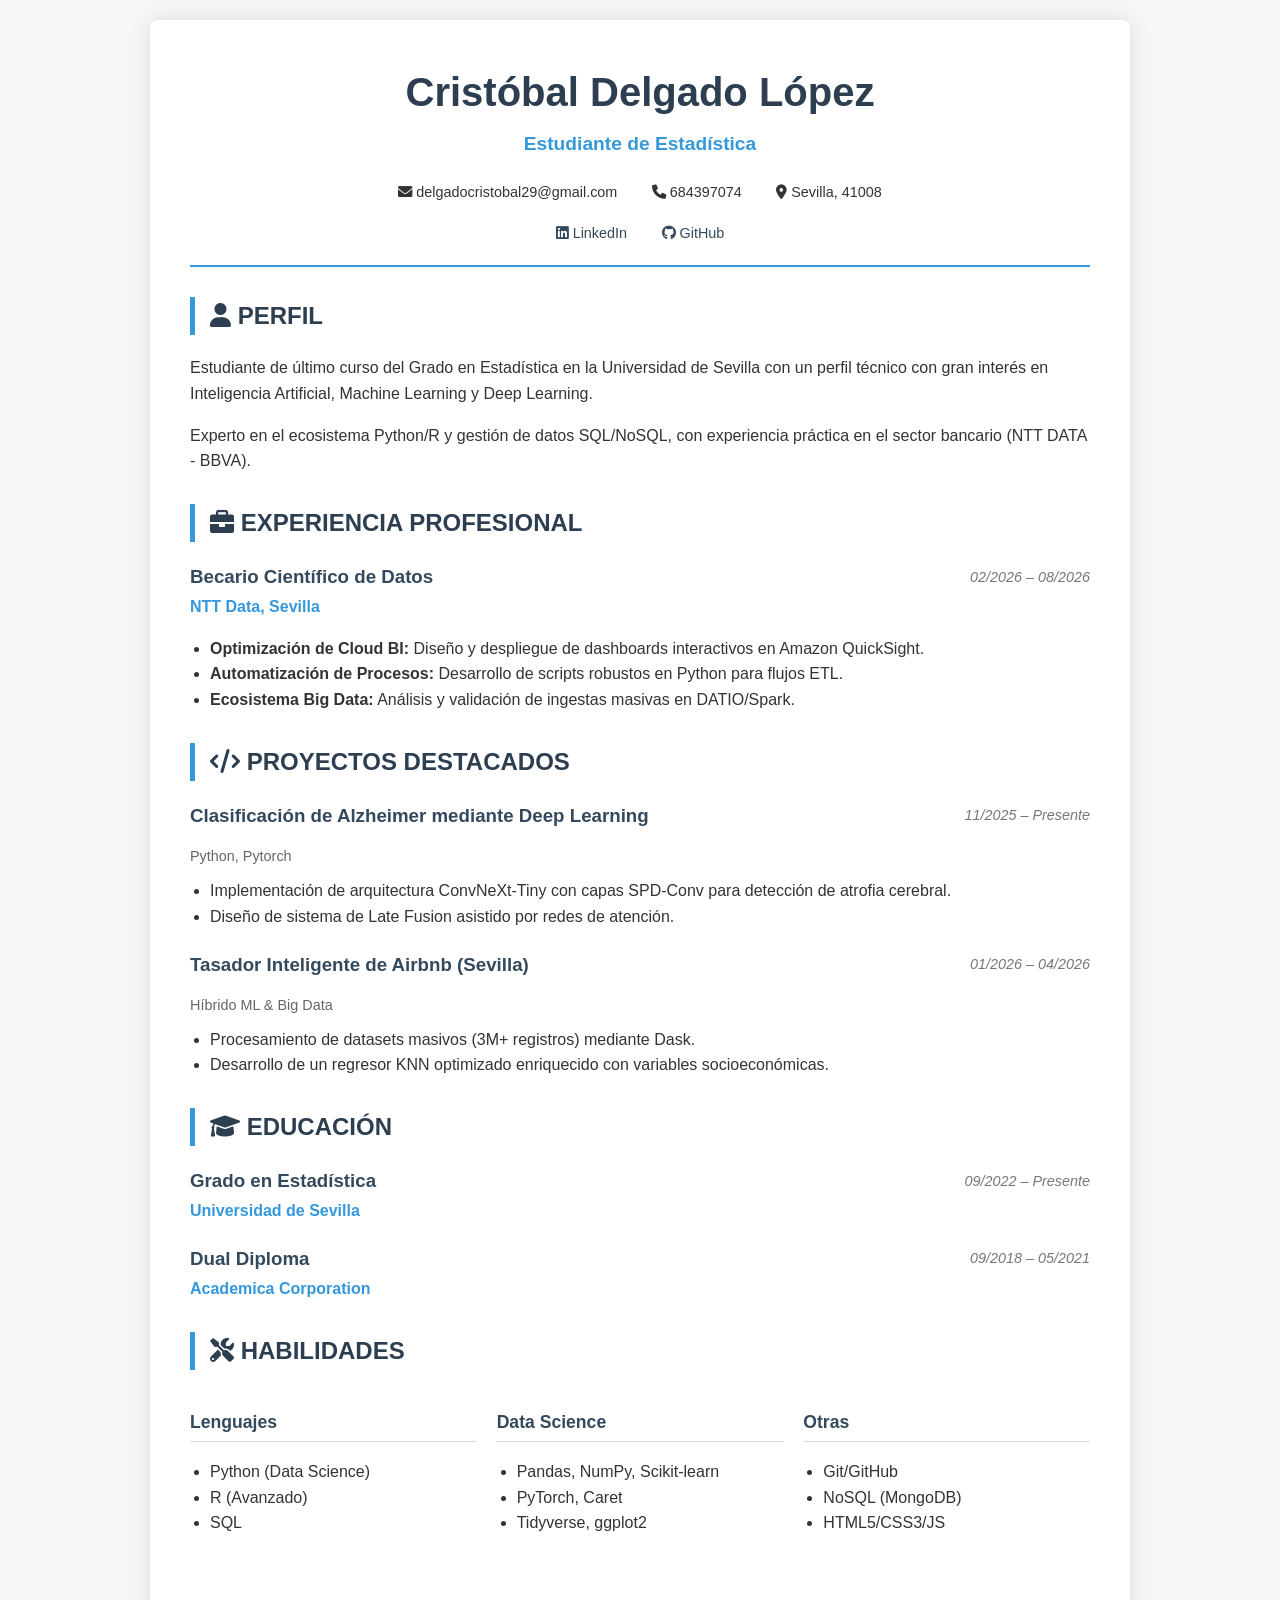
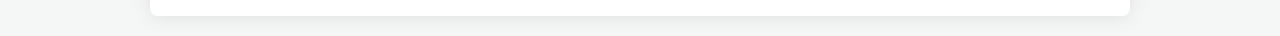
<file: index.html>
<!DOCTYPE html>
<html lang="es">
<head>
    <meta charset="UTF-8">
    <meta name="viewport" content="width=device-width, initial-scale=1.0">
    <title>Cristóbal Delgado López - CV</title>
    <link rel="stylesheet" href="style.css">
    <link rel="stylesheet" href="https://cdnjs.cloudflare.com/ajax/libs/font-awesome/6.0.0/css/all.min.css">
</head>
<body>
    <div class="container">
        <header>
            <h1>Cristóbal Delgado López</h1>
            <p class="subtitle">Estudiante de Estadística</p>
            <div class="contact-info">
                <span><i class="fas fa-envelope"></i> delgadocristobal29@gmail.com</span>
                <span><i class="fas fa-phone"></i> 684397074</span>
                <span><i class="fas fa-map-marker-alt"></i> Sevilla, 41008</span>
            </div>
            <div class="social-links">
                <a href="https://linkedin.com/in/cristobal-delgado-lopez" target="_blank"><i class="fab fa-linkedin"></i> LinkedIn</a>
                <a href="https://github.com/DelgadoCristobal" target="_blank"><i class="fab fa-github"></i> GitHub</a>
            </div>
        </header>

        <section id="perfil">
            <h2><i class="fas fa-user"></i> Perfil</h2>
            <p>Estudiante de último curso del Grado en Estadística en la Universidad de Sevilla con un perfil técnico con gran interés en Inteligencia Artificial, Machine Learning y Deep Learning.</p>
            <p>Experto en el ecosistema Python/R y gestión de datos SQL/NoSQL, con experiencia práctica en el sector bancario (NTT DATA - BBVA).</p>
        </section>

        <section id="experiencia">
            <h2><i class="fas fa-briefcase"></i> Experiencia Profesional</h2>
            <div class="item">
                <div class="item-header">
                    <h3>Becario Científico de Datos</h3>
                    <span class="date">02/2026 – 08/2026</span>
                </div>
                <p class="company">NTT Data, Sevilla</p>
                <ul>
                    <li><strong>Optimización de Cloud BI:</strong> Diseño y despliegue de dashboards interactivos en Amazon QuickSight.</li>
                    <li><strong>Automatización de Procesos:</strong> Desarrollo de scripts robustos en Python para flujos ETL.</li>
                    <li><strong>Ecosistema Big Data:</strong> Análisis y validación de ingestas masivas en DATIO/Spark.</li>
                </ul>
            </div>
        </section>

        <section id="proyectos">
            <h2><i class="fas fa-code"></i> Proyectos Destacados</h2>
            <div class="item">
                <div class="item-header">
                    <h3>Clasificación de Alzheimer mediante Deep Learning</h3>
                    <span class="date">11/2025 – Presente</span>
                </div>
                <p class="tech-stack">Python, Pytorch</p>
                <ul>
                    <li>Implementación de arquitectura ConvNeXt-Tiny con capas SPD-Conv para detección de atrofia cerebral.</li>
                    <li>Diseño de sistema de Late Fusion asistido por redes de atención.</li>
                </ul>
            </div>
            <div class="item">
                <div class="item-header">
                    <h3>Tasador Inteligente de Airbnb (Sevilla)</h3>
                    <span class="date">01/2026 – 04/2026</span>
                </div>
                <p class="tech-stack">Híbrido ML & Big Data</p>
                <ul>
                    <li>Procesamiento de datasets masivos (3M+ registros) mediante Dask.</li>
                    <li>Desarrollo de un regresor KNN optimizado enriquecido con variables socioeconómicas.</li>
                </ul>
            </div>
        </section>

        <section id="educacion">
            <h2><i class="fas fa-graduation-cap"></i> Educación</h2>
            <div class="item">
                <div class="item-header">
                    <h3>Grado en Estadística</h3>
                    <span class="date">09/2022 – Presente</span>
                </div>
                <p class="institution">Universidad de Sevilla</p>
            </div>
            <div class="item">
                <div class="item-header">
                    <h3>Dual Diploma</h3>
                    <span class="date">09/2018 – 05/2021</span>
                </div>
                <p class="institution">Academica Corporation</p>
            </div>
        </section>

        <section id="habilidades">
            <h2><i class="fas fa-tools"></i> Habilidades</h2>
            <div class="skills-grid">
                <div class="skill-category">
                    <h3>Lenguajes</h3>
                    <ul>
                        <li>Python (Data Science)</li>
                        <li>R (Avanzado)</li>
                        <li>SQL</li>
                    </ul>
                </div>
                <div class="skill-category">
                    <h3>Data Science</h3>
                    <ul>
                        <li>Pandas, NumPy, Scikit-learn</li>
                        <li>PyTorch, Caret</li>
                        <li>Tidyverse, ggplot2</li>
                    </ul>
                </div>
                <div class="skill-category">
                    <h3>Otras</h3>
                    <ul>
                        <li>Git/GitHub</li>
                        <li>NoSQL (MongoDB)</li>
                        <li>HTML5/CSS3/JS</li>
                    </ul>
                </div>
            </div>
        </section>
    </div>
</body>
</html>
</file>
<file: style.css>
:root {
    --primary-color: #2c3e50;
    --secondary-color: #34495e;
    --accent-color: #3498db;
    --text-color: #333;
    --bg-color: #f4f7f6;
    --white: #ffffff;
}

body {
    font-family: 'Segoe UI', Tahoma, Geneva, Verdana, sans-serif;
    line-height: 1.6;
    color: var(--text-color);
    background-color: var(--bg-color);
    margin: 0;
    padding: 20px;
}

.container {
    max-width: 900px;
    margin: 0 auto;
    background: var(--white);
    padding: 40px;
    box-shadow: 0 0 20px rgba(0,0,0,0.1);
    border-radius: 8px;
}

header {
    text-align: center;
    border-bottom: 2px solid var(--accent-color);
    padding-bottom: 20px;
    margin-bottom: 30px;
}

header h1 {
    margin: 0;
    color: var(--primary-color);
    font-size: 2.5em;
}

.subtitle {
    font-size: 1.2em;
    color: var(--accent-color);
    font-weight: bold;
    margin-top: 5px;
}

.contact-info, .social-links {
    margin-top: 15px;
}

.contact-info span, .social-links a {
    margin: 0 15px;
    font-size: 0.9em;
}

.social-links a {
    color: var(--secondary-color);
    text-decoration: none;
    transition: color 0.3s;
}

.social-links a:hover {
    color: var(--accent-color);
}

section {
    margin-bottom: 30px;
}

h2 {
    color: var(--primary-color);
    border-left: 5px solid var(--accent-color);
    padding-left: 15px;
    margin-bottom: 20px;
    font-size: 1.5em;
    text-transform: uppercase;
}

.item {
    margin-bottom: 20px;
}

.item-header {
    display: flex;
    justify-content: space-between;
    align-items: center;
}

.item-header h3 {
    margin: 0;
    color: var(--secondary-color);
}

.date {
    font-style: italic;
    color: #777;
    font-size: 0.9em;
}

.company, .institution {
    font-weight: bold;
    color: var(--accent-color);
    margin-top: 2px;
}

.tech-stack {
    font-size: 0.9em;
    color: #666;
    margin-bottom: 10px;
}

ul {
    margin: 10px 0;
    padding-left: 20px;
}

.skills-grid {
    display: grid;
    grid-template-columns: repeat(auto-fit, minmax(200px, 1fr));
    gap: 20px;
}

.skill-category h3 {
    font-size: 1.1em;
    color: var(--secondary-color);
    border-bottom: 1px solid #ddd;
    padding-bottom: 5px;
}

@media (max-width: 600px) {
    .container {
        padding: 20px;
    }
    .item-header {
        flex-direction: column;
        align-items: flex-start;
    }
    .date {
        margin-top: 5px;
    }
}
</file>
